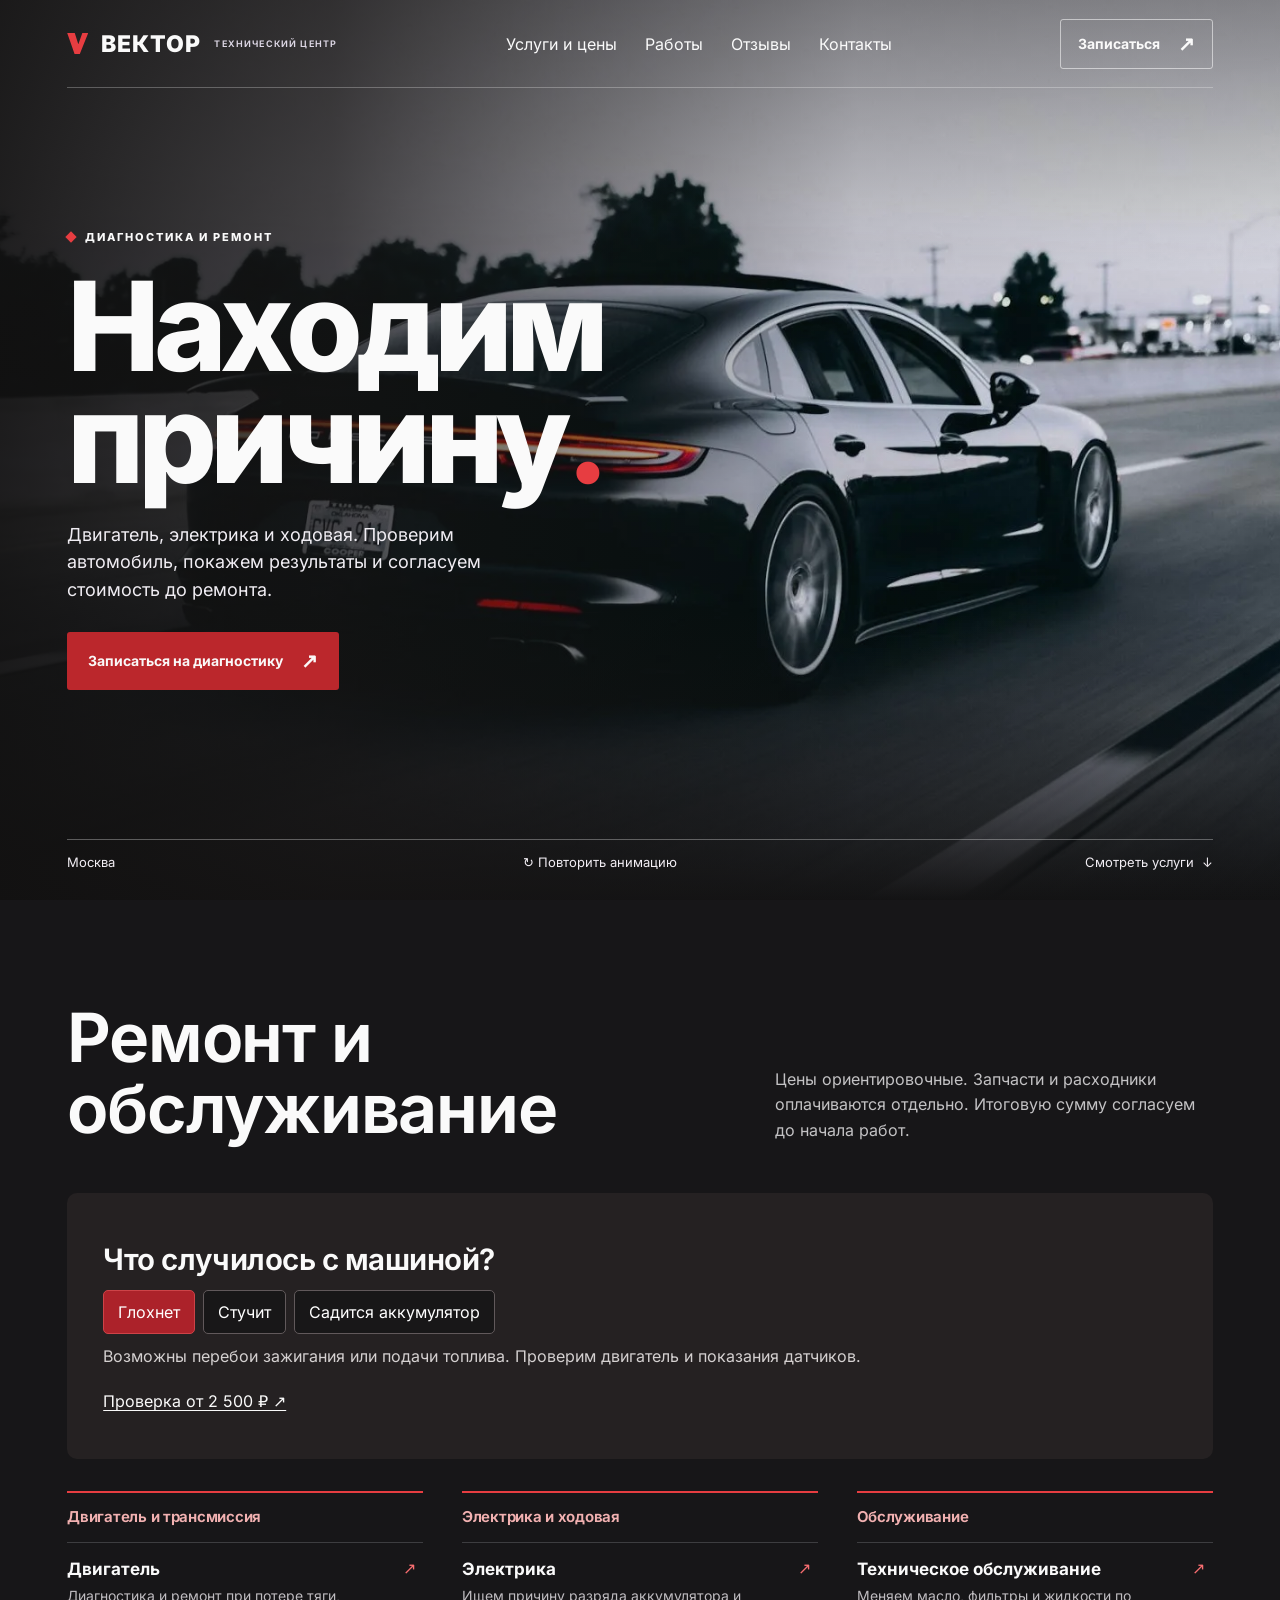
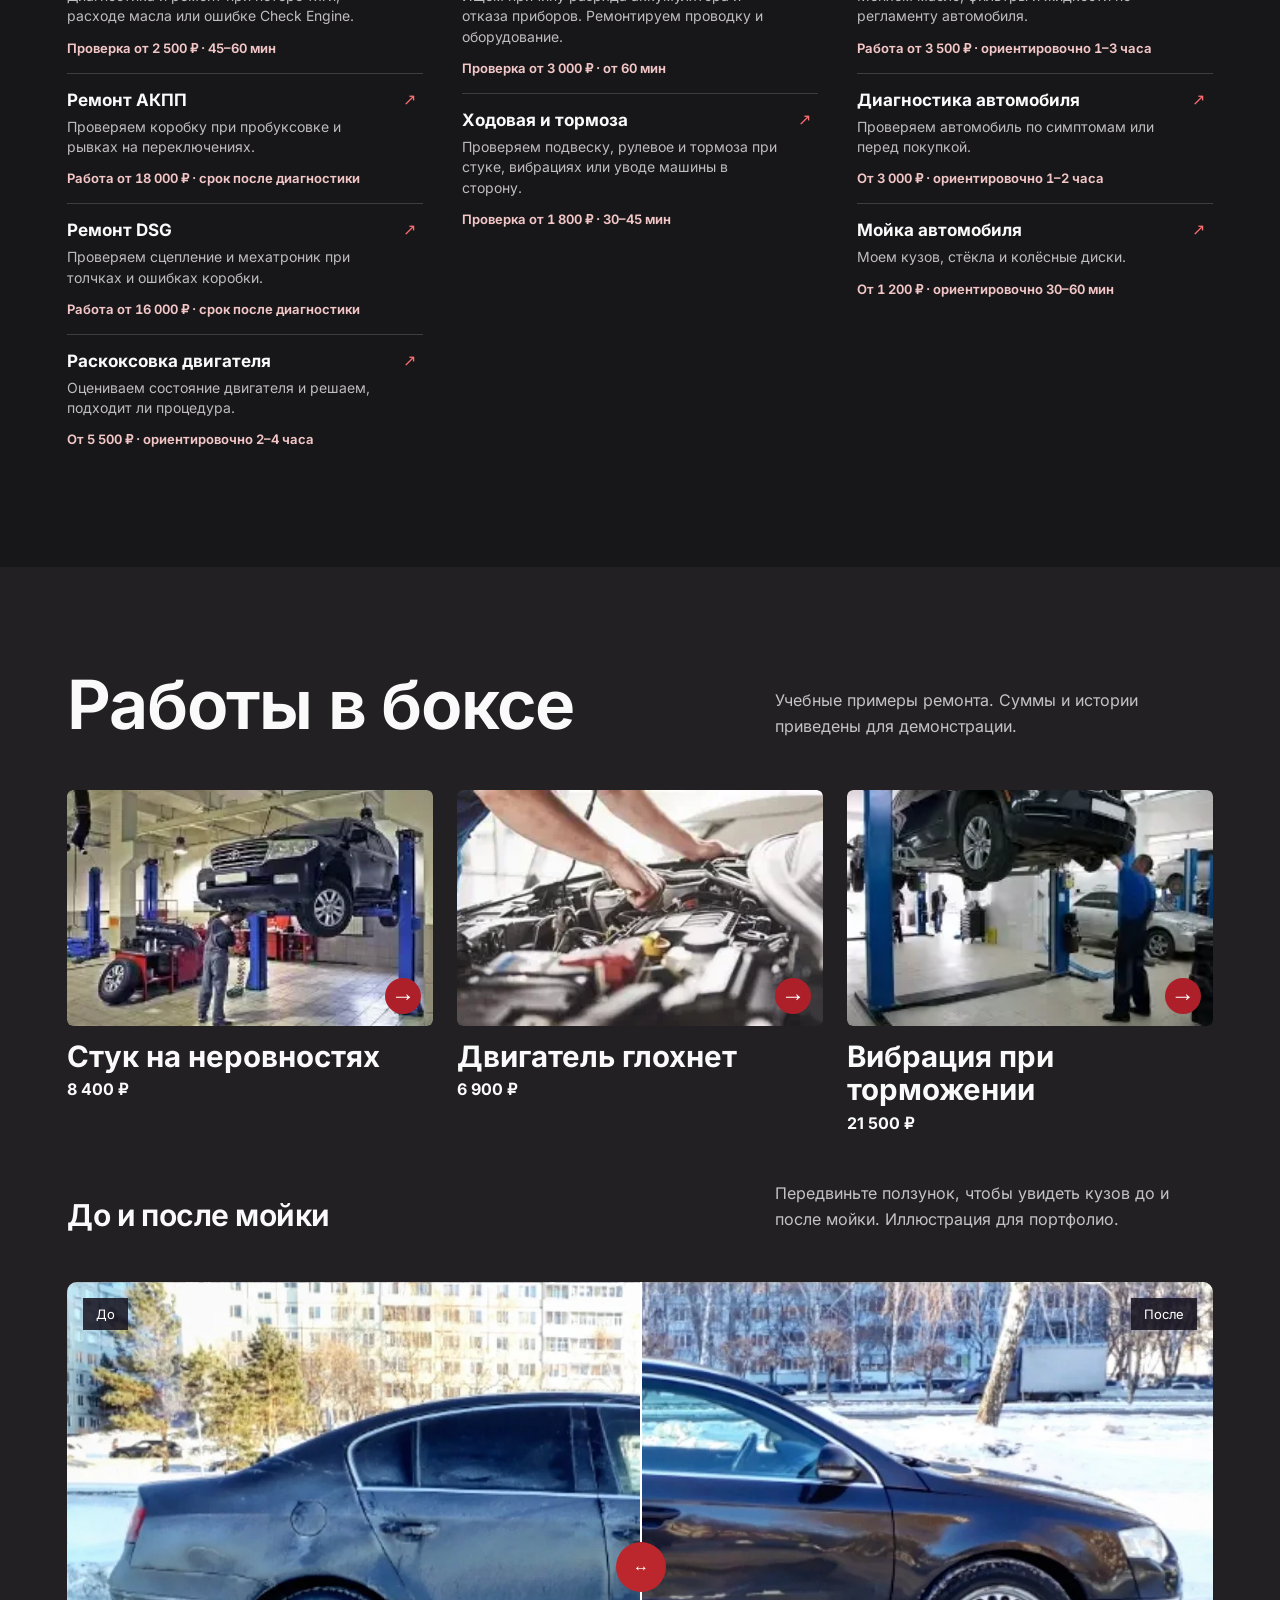
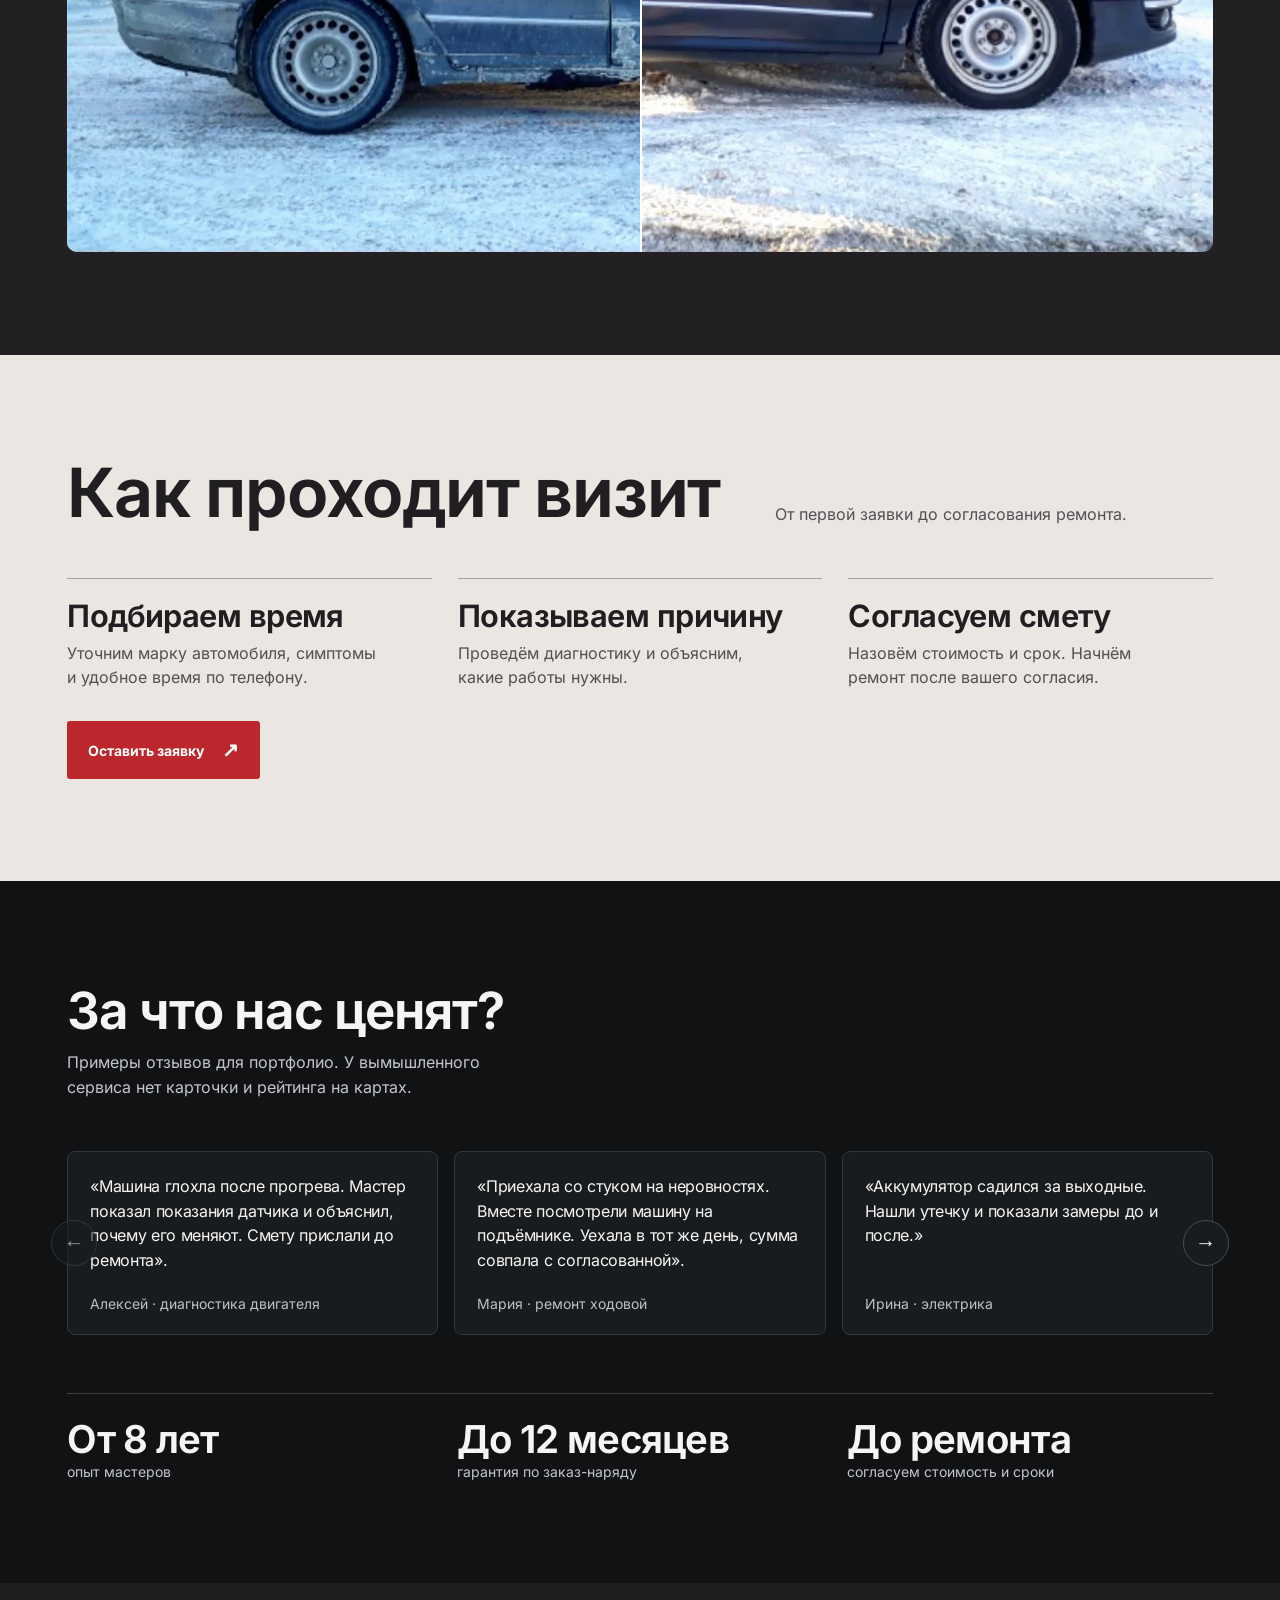
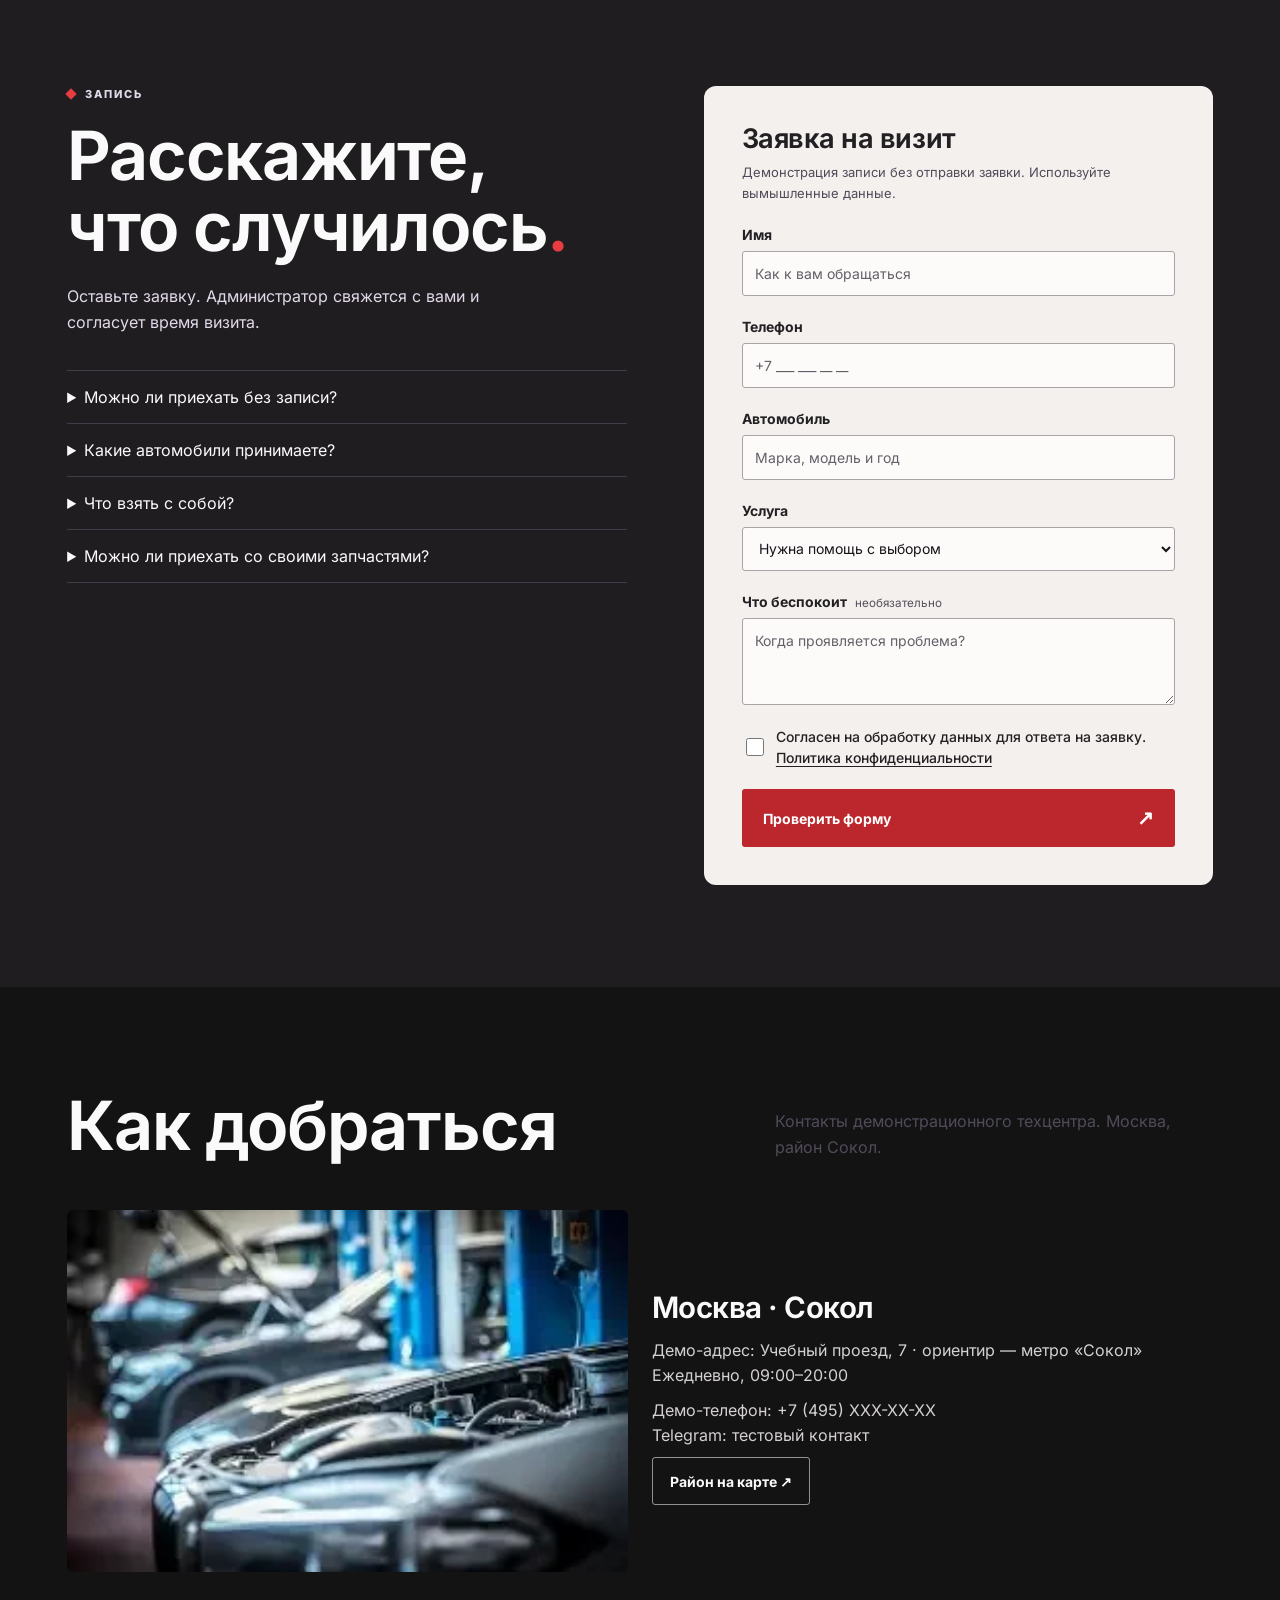
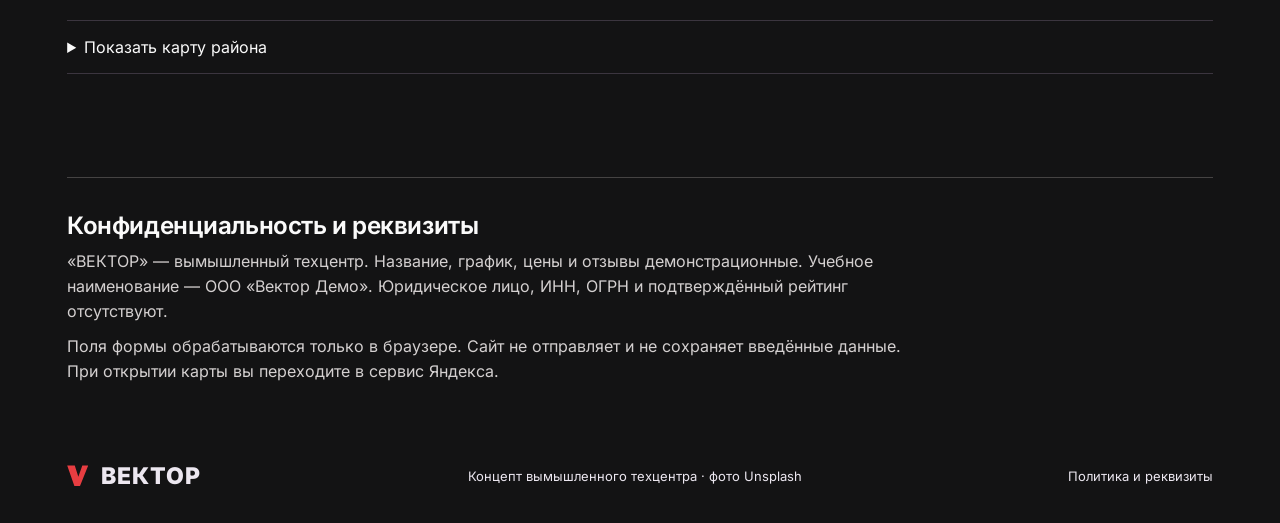
<file: index.html>
<!doctype html>
<html lang="ru" data-type="service" data-demo="true">
<head>
<meta charset="utf-8">
<meta name="viewport" content="width=device-width,initial-scale=1">
<meta name="page-type" content="service">
<meta name="site-kind" content="other">
<meta name="description" content="Техцентр ВЕКТОР. Диагностика двигателя, электрики и ходовой.">
<meta property="og:title" content="ВЕКТОР — технический центр">
<meta property="og:description" content="Диагностика и ремонт автомобиля.">
<meta property="og:image" content="https://rolfix1.github.io/123/preview.jpg">
<meta property="og:type" content="website">
<meta name="twitter:card" content="summary_large_image">
<link rel="icon" href="./favicon.svg" type="image/svg+xml">
<link rel="stylesheet" href="./style.css?v=work-arrows-2">
<title>ВЕКТОР — технический центр</title>
<script src="./site.js" defer></script>
</head>
<body>
<a class="skip" href="#main">К содержанию</a>
<header class="nav"><div class="wrap bar">
<a class="logo" href="#" aria-label="Вектор, начало страницы"><i aria-hidden="true"></i>ВЕКТОР<small>ТЕХНИЧЕСКИЙ ЦЕНТР</small></a>
<nav aria-label="Меню"><a href="#services">Услуги и цены</a><a href="#work">Работы</a><a href="#reviews">Отзывы</a><a href="#contacts">Контакты</a></nav>
<a class="outline" href="#booking">Записаться <span aria-hidden="true">↗</span></a>
</div></header>
<main id="main">
<section class="hero" data-enter>
<div class="hero-photo"></div>
<svg class="arrival" viewBox="0 0 1500 1000" preserveAspectRatio="xMidYMid slice" aria-hidden="true">
  <defs>
    <clipPath id="arrival-outline"><path d="M246 434 Q269 415 377 413 Q498 318 622 314 Q755 300 853 305 Q983 306 1034 343 Q1097 379 1140 421 Q1145 406 1168 414 Q1186 420 1195 438 L1188 446 Q1254 455 1269 490 Q1298 558 1276 622 Q1260 658 1204 657 L979 719 Q963 779 917 782 Q729 799 507 779 Q386 770 284 714 Q245 702 240 677 L234 629 L247 604 Q244 553 250 522 Q254 511 278 501 L273 486 L284 475 L285 465 L321 441 Q309 430 246 437Z"/></clipPath>
    <clipPath id="rear-rim"><circle r="87"/></clipPath>
    <clipPath id="front-rim"><circle r="56"/></clipPath>
    <image id="road-frame" href="./hero.webp" width="1500" height="1000"/>
  </defs>
  <g class="arrival-vehicle">
    <use href="#road-frame" clip-path="url(#arrival-outline)"/>
    <g transform="translate(932 653) rotate(6) scale(.42 1)" clip-path="url(#rear-rim)">
      <g class="turning-rim"><use href="#road-frame" transform="scale(2.380952 1) rotate(-6) translate(-932 -653)"/></g>
    </g>
    <g transform="translate(1254 566) rotate(6) scale(.32 1)" clip-path="url(#front-rim)">
      <g class="turning-rim"><use href="#road-frame" transform="scale(3.125 1) rotate(-6) translate(-1254 -566)"/></g>
    </g>
  </g>
</svg>
<div class="wrap hero-inner">
<div class="hero-content">
<p class="eyebrow"><b></b> ДИАГНОСТИКА И РЕМОНТ</p>
<h1>Находим<br>причину<span>.</span></h1>
<p class="hero-copy">Двигатель, электрика и ходовая. Проверим автомобиль, покажем результаты и согласуем стоимость до ремонта.</p>
<a class="button" href="#booking">Записаться на диагностику <span aria-hidden="true">↗</span></a>
</div>
<div class="hero-bottom"><span>Москва</span><button type="button" class="arrival-replay" hidden>↻ Повторить анимацию</button><a href="#services">Смотреть услуги <span aria-hidden="true">↓</span></a></div>
</div>
</section>
<section id="services" class="section light"><div class="wrap">
<div class="intro"><h2>Ремонт и обслуживание</h2><p>Цены ориентировочные. Запчасти и расходники оплачиваются отдельно. Итоговую сумму согласуем до начала работ.</p></div>
<div class="symptoms" id="symptoms"><h3>Что случилось с машиной?</h3>
<div class="symptom-buttons" aria-label="Выберите симптом"><button type="button" data-symptom="stall" aria-pressed="true">Глохнет</button><button type="button" data-symptom="knock" aria-pressed="false">Стучит</button><button type="button" data-symptom="battery" aria-pressed="false">Садится аккумулятор</button></div>
<div class="symptom-answer" aria-live="polite"><p id="likely">Возможны перебои зажигания или подачи топлива. Проверим двигатель и показания датчиков.</p><a id="symptom-book" href="#booking" data-service="Двигатель">Проверка от 2 500 ₽ ↗</a></div></div>
<div class="repair-grid">
  <section class="repair-group">
    <h3>Двигатель и трансмиссия</h3>
    <a class="repair-card" href="#booking" data-service="Двигатель">
      <span><strong>Двигатель</strong><small>Диагностика и ремонт при потере тяги, расходе масла или ошибке Check Engine.</small><span class="service-rate">Проверка от 2 500 ₽ · 45–60 мин</span></span><i aria-hidden="true">↗</i>
    </a>
    <a class="repair-card" href="#booking" data-service="Ремонт АКПП">
      <span><strong>Ремонт АКПП</strong><small>Проверяем коробку при пробуксовке и рывках на переключениях.</small><span class="service-rate">Работа от 18 000 ₽ · срок после диагностики</span></span><i aria-hidden="true">↗</i>
    </a>
    <a class="repair-card" href="#booking" data-service="Ремонт DSG">
      <span><strong>Ремонт DSG</strong><small>Проверяем сцепление и мехатроник при толчках и ошибках коробки.</small><span class="service-rate">Работа от 16 000 ₽ · срок после диагностики</span></span><i aria-hidden="true">↗</i>
    </a>
    <a class="repair-card" href="#booking" data-service="Раскоксовка двигателя">
      <span><strong>Раскоксовка двигателя</strong><small>Оцениваем состояние двигателя и решаем, подходит ли процедура.</small><span class="service-rate">От 5 500 ₽ · ориентировочно 2–4 часа</span></span><i aria-hidden="true">↗</i>
    </a>
  </section>
  <section class="repair-group">
    <h3>Электрика и ходовая</h3>
    <a class="repair-card" href="#booking" data-service="Электрика">
      <span><strong>Электрика</strong><small>Ищем причину разряда аккумулятора и отказа приборов. Ремонтируем проводку и оборудование.</small><span class="service-rate">Проверка от 3 000 ₽ · от 60 мин</span></span><i aria-hidden="true">↗</i>
    </a>
    <a class="repair-card" href="#booking" data-service="Ходовая и тормоза">
      <span><strong>Ходовая и тормоза</strong><small>Проверяем подвеску, рулевое и тормоза при стуке, вибрациях или уводе машины в сторону.</small><span class="service-rate">Проверка от 1 800 ₽ · 30–45 мин</span></span><i aria-hidden="true">↗</i>
    </a>
  </section>
  <section class="repair-group">
    <h3>Обслуживание</h3>
    <a class="repair-card" href="#booking" data-service="Техническое обслуживание">
      <span><strong>Техническое обслуживание</strong><small>Меняем масло, фильтры и жидкости по регламенту автомобиля.</small><span class="service-rate">Работа от 3 500 ₽ · ориентировочно 1–3 часа</span></span><i aria-hidden="true">↗</i>
    </a>
    <a class="repair-card" href="#booking" data-service="Диагностика автомобиля">
      <span><strong>Диагностика автомобиля</strong><small>Проверяем автомобиль по симптомам или перед покупкой.</small><span class="service-rate">От 3 000 ₽ · ориентировочно 1–2 часа</span></span><i aria-hidden="true">↗</i>
    </a>
    <a class="repair-card" href="#booking" data-service="Мойка автомобиля">
      <span><strong>Мойка автомобиля</strong><small>Моем кузов, стёкла и колёсные диски.</small><span class="service-rate">От 1 200 ₽ · ориентировочно 30–60 мин</span></span><i aria-hidden="true">↗</i>
    </a>
  </section>
</div>
</div></section>
<section id="work" class="section work"><div class="wrap">
<div class="intro"><h2>Работы в боксе</h2><p>Учебные примеры ремонта. Суммы и истории приведены для демонстрации.</p></div>
<div class="jobs">
<a class="job-case" href="./suspension.html"><span class="job-photo"><img src="./lift.webp" alt="Автомобиль на подъёмнике" width="320" height="205" loading="lazy"><span class="job-toggle" aria-hidden="true">→</span></span>
    <span class="job-title">Стук на неровностях</span> <strong>8 400 ₽</strong></a>
<a class="job-case" href="./engine.html"><span class="job-photo"><img src="./engine.webp" alt="Мастер работает под капотом" width="320" height="205" loading="lazy"><span class="job-toggle" aria-hidden="true">→</span></span>
    <span class="job-title">Двигатель глохнет</span> <strong>6 900 ₽</strong></a>
<a class="job-case" href="./brakes.html"><span class="job-photo"><img src="./wheels.webp" alt="Машина в ремонтном боксе" width="320" height="205" loading="lazy"><span class="job-toggle" aria-hidden="true">→</span></span>
    <span class="job-title">Вибрация при торможении</span> <strong>21 500 ₽</strong></a>
</div>
<div class="intro"><h3>До и после мойки</h3><p>Передвиньте ползунок, чтобы увидеть кузов до и после мойки. Иллюстрация для портфолио.</p></div>
<div class="compare" id="compare"><div class="after"></div><div class="before"></div><div class="compare-line" aria-hidden="true"><span>↔</span></div><span class="tag tag-before">До</span><span class="tag tag-after">После</span><input aria-label="Граница сравнения до и после" id="comparison" type="range" min="0" max="100" value="50"></div>
</div></section>
<section class="section visit"><div class="wrap">
<div class="intro"><h2>Как проходит визит</h2><p>От первой заявки до согласования ремонта.</p></div>
<ol class="visit-steps">
<li><h3>Подбираем время</h3><p>Уточним марку автомобиля, симптомы и удобное время по телефону.</p></li>
<li><h3>Показываем причину</h3><p>Проведём диагностику и объясним, какие работы нужны.</p></li>
<li><h3>Согласуем смету</h3><p>Назовём стоимость и срок. Начнём ремонт после вашего согласия.</p></li>
</ol>
<a class="button" href="#booking">Оставить заявку <span aria-hidden="true">↗</span></a>
</div></section>
<section id="reviews" class="section light"><div class="wrap">
<div class="intro"><h2>За что нас ценят?</h2><p>Примеры отзывов для портфолио. У вымышленного сервиса нет карточки и рейтинга на картах.</p></div>
<div class="review-gallery"><div class="reviews" tabindex="0" role="region" aria-label="Отзывы клиентов">
<figure><blockquote>«Машина глохла после прогрева. Мастер показал показания датчика и объяснил, почему его меняют. Смету прислали до ремонта».</blockquote><figcaption>Алексей · диагностика двигателя</figcaption></figure>
<figure><blockquote>«Приехала со стуком на неровностях. Вместе посмотрели машину на подъёмнике. Уехала в тот же день, сумма совпала с согласованной».</blockquote><figcaption>Мария · ремонт ходовой</figcaption></figure>
<figure><blockquote>«Аккумулятор садился за выходные. Нашли утечку и показали замеры до и после.»</blockquote><figcaption>Ирина · электрика</figcaption></figure>
<figure><blockquote>«Бил руль при торможении. Диски проверили при мне, стоимость ремонта назвали заранее.»</blockquote><figcaption>Денис · тормоза</figcaption></figure>
<figure><blockquote>«После поездки за город на дверях засохла глина. Забрала чистую машину через час.»</blockquote><figcaption>Анна · мойка</figcaption></figure>
<figure><blockquote>«На холодную плавали обороты. Оставил машину вечером, утром мастер уже поймал неисправность.»</blockquote><figcaption>Олег · двигатель</figcaption></figure>
<figure><blockquote>«Объяснили, почему появился стук и какие детали ещё послужат.»</blockquote><figcaption>Софья · ходовая</figcaption></figure>
<figure><blockquote>«Фара то гасла, то включалась. Оказалось, дело в разъёме. Обошлись без замены фары.»</blockquote><figcaption>Павел · электрика</figcaption></figure>
<figure><blockquote>«Перед покупкой проверили машину на подъёмнике. Список замечаний помог обсудить цену.»</blockquote><figcaption>Елена · диагностика</figcaption></figure>
<figure><blockquote>«После ремонта проехал тысячу километров. Ошибка больше не появлялась.»</blockquote><figcaption>Виктор · двигатель</figcaption></figure>
</div>
<div class="review-controls"><button type="button" aria-label="Предыдущий отзыв">←</button><button type="button" aria-label="Следующий отзыв">→</button></div></div>
<div class="facts"><div><strong>От 8 лет</strong><span>опыт мастеров</span></div><div><strong>До 12 месяцев</strong><span>гарантия по заказ-наряду</span></div><div><strong>До ремонта</strong><span>согласуем стоимость и сроки</span></div></div>
</div></section>
<section id="booking" class="section booking"><div class="wrap booking-grid">
<div><p class="eyebrow"><b></b> ЗАПИСЬ</p><h2>Расскажите,<br>что случилось<span>.</span></h2><p>Оставьте заявку. Администратор свяжется с вами и согласует время визита.</p>
<details><summary>Можно ли приехать без записи?</summary><p>Оставьте заявку заранее, чтобы администратор подобрал свободное время.</p></details>
<details><summary>Какие автомобили принимаете?</summary><p>Легковые автомобили и кроссоверы. Укажите марку, модель и год выпуска, чтобы мы подтвердили возможность диагностики.</p></details>
<details><summary>Что взять с собой?</summary><p>Если автомобиль уже проверяли, возьмите результаты диагностики и заказ-наряды.</p></details>
<details><summary>Можно ли приехать со своими запчастями?</summary><p>Уточните это в заявке. Администратор согласует установку и объяснит условия гарантии.</p></details>
</div>
<form id="request"  method="post">
<div class="form-heading"><h3>Заявка на визит</h3><p class="demo-note">Демонстрация записи без отправки заявки. Используйте вымышленные данные.</p></div>
<label>Имя<input name="name" autocomplete="name" required maxlength="80" placeholder="Как к вам обращаться"></label>
<label>Телефон<input name="phone" type="tel" autocomplete="tel" required maxlength="28" placeholder="+7 ___ ___ __ __"></label>
<label>Автомобиль<input name="car" required maxlength="100" placeholder="Марка, модель и год"></label>
<label>Услуга<select name="service" id="service"><option>Нужна помощь с выбором</option></select></label>
<p id="selected-rate" class="selected-rate" aria-live="polite" hidden></p>
<label>Что беспокоит <small>необязательно</small><textarea name="message" rows="3" maxlength="600" placeholder="Когда проявляется проблема?"></textarea></label>
<label class="consent"><input type="checkbox" name="consent" value="yes" required> <span>Согласен на обработку данных для ответа на заявку. <a href="#privacy">Политика конфиденциальности</a></span></label>
<button class="button" type="submit" disabled>Проверить форму <span aria-hidden="true">↗</span></button><p id="result" role="status"></p>
</form></div></section>
<section id="contacts" class="section contacts"><div class="wrap"><div class="intro"><h2>Как добраться</h2><p>Контакты демонстрационного техцентра. Москва, район Сокол.</p></div><div class="contact-grid"><img src="./garage.webp" width="272" height="182" loading="lazy" alt="Автомобили в сервисном боксе"><div><h3>Москва · Сокол</h3><p>Демо-адрес: Учебный проезд, 7 · ориентир — метро «Сокол»<br>Ежедневно, 09:00–20:00</p><p>Демо-телефон: +7 (495) XXX-XX-XX<br>Telegram: тестовый контакт</p><a class="outline" href="https://yandex.ru/maps/?text=метро%20Сокол%20Москва" target="_blank" rel="noopener">Район на карте ↗</a></div></div><details class="area-map"><summary>Показать карту района</summary><iframe loading="lazy" title="Карта района метро Сокол, Москва" src="https://yandex.ru/map-widget/v1/?ll=37.5152%2C55.8051&amp;z=15"></iframe></details></div></section>
<section id="privacy" class="legal wrap"><h2>Конфиденциальность и реквизиты</h2><p>«ВЕКТОР» — вымышленный техцентр. Название, график, цены и отзывы демонстрационные. Учебное наименование — ООО «Вектор Демо». Юридическое лицо, ИНН, ОГРН и подтверждённый рейтинг отсутствуют.</p><p id="data-policy">Поля формы обрабатываются только в браузере. Сайт не отправляет и не сохраняет введённые данные. При открытии карты вы переходите в сервис Яндекса.</p></section>
<nav class="contact-dock" aria-label="Быстрые действия"><a href="#symptoms">Подобрать проверку</a><a href="#booking">Пример записи ↗</a></nav></main>
<footer class="wrap footer"><a class="logo" href="#" aria-label="Вектор, начало страницы"><i aria-hidden="true"></i>ВЕКТОР</a><span>Концепт вымышленного техцентра · фото Unsplash</span><a href="#privacy">Политика и реквизиты</a></footer>
</body></html>
</file>
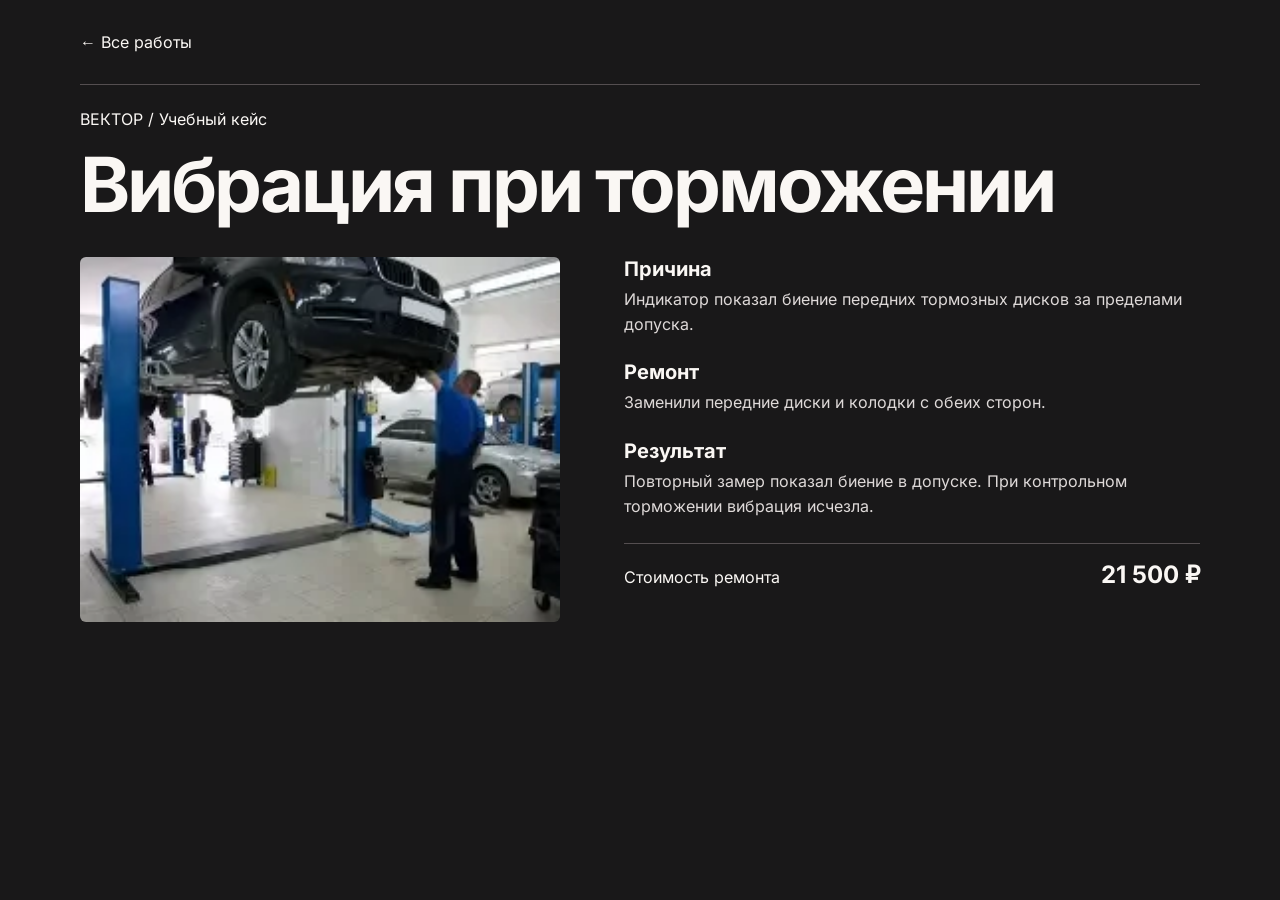
<file: brakes.html>
<!doctype html>
<html lang="ru"><head><meta charset="utf-8"><meta name="viewport" content="width=device-width,initial-scale=1">
<title>Вибрация при торможении · ВЕКТОР</title><link rel="stylesheet" href="./style.css"><link rel="icon" href="./favicon.svg"></head>
<body class="repair-story"><main class="wrap"><a href="./index.html#work">← Все работы</a>
<article><p>ВЕКТОР / Учебный кейс</p><h1>Вибрация при торможении</h1><div class="story-body"><img src="./wheels.webp" alt="Машина в ремонтном боксе" width="320" height="205" loading="lazy">
<div><dl><dt>Причина</dt><dd>Индикатор показал биение передних тормозных дисков за пределами допуска.</dd><dt>Ремонт</dt><dd>Заменили передние диски и колодки с обеих сторон.</dd><dt>Результат</dt><dd>Повторный замер показал биение в допуске. При контрольном торможении вибрация исчезла.</dd></dl><p class="story-cost">Стоимость ремонта <strong>21 500 ₽</strong></p></div></div></article></main></body></html>
</file>
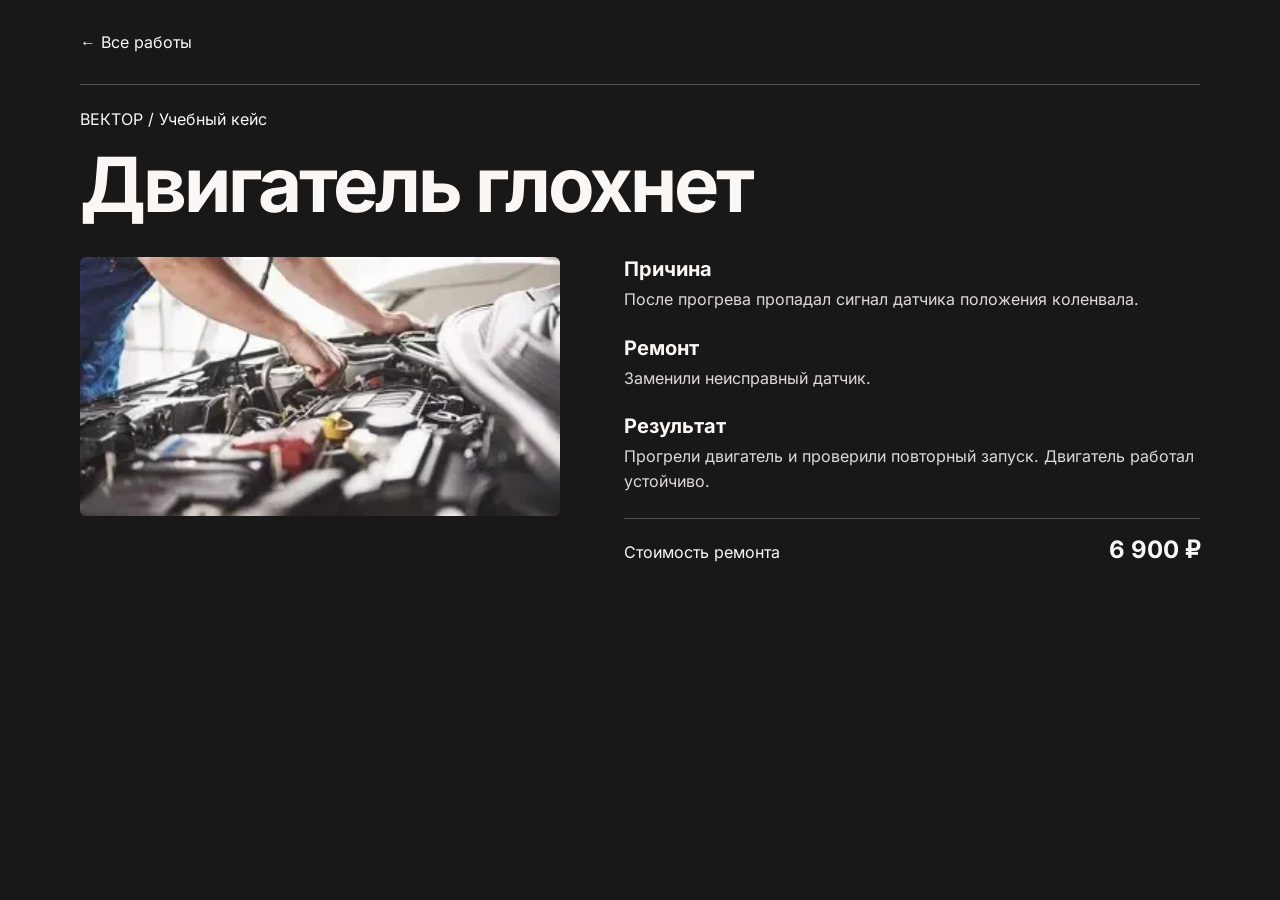
<file: engine.html>
<!doctype html>
<html lang="ru"><head><meta charset="utf-8"><meta name="viewport" content="width=device-width,initial-scale=1">
<title>Двигатель глохнет · ВЕКТОР</title><link rel="stylesheet" href="./style.css"><link rel="icon" href="./favicon.svg"></head>
<body class="repair-story"><main class="wrap"><a href="./index.html#work">← Все работы</a>
<article><p>ВЕКТОР / Учебный кейс</p><h1>Двигатель глохнет</h1><div class="story-body"><img src="./engine.webp" alt="Мастер работает под капотом" width="320" height="205" loading="lazy">
<div><dl><dt>Причина</dt><dd>После прогрева пропадал сигнал датчика положения коленвала.</dd><dt>Ремонт</dt><dd>Заменили неисправный датчик.</dd><dt>Результат</dt><dd>Прогрели двигатель и проверили повторный запуск. Двигатель работал устойчиво.</dd></dl><p class="story-cost">Стоимость ремонта <strong>6 900 ₽</strong></p></div></div></article></main></body></html>
</file>
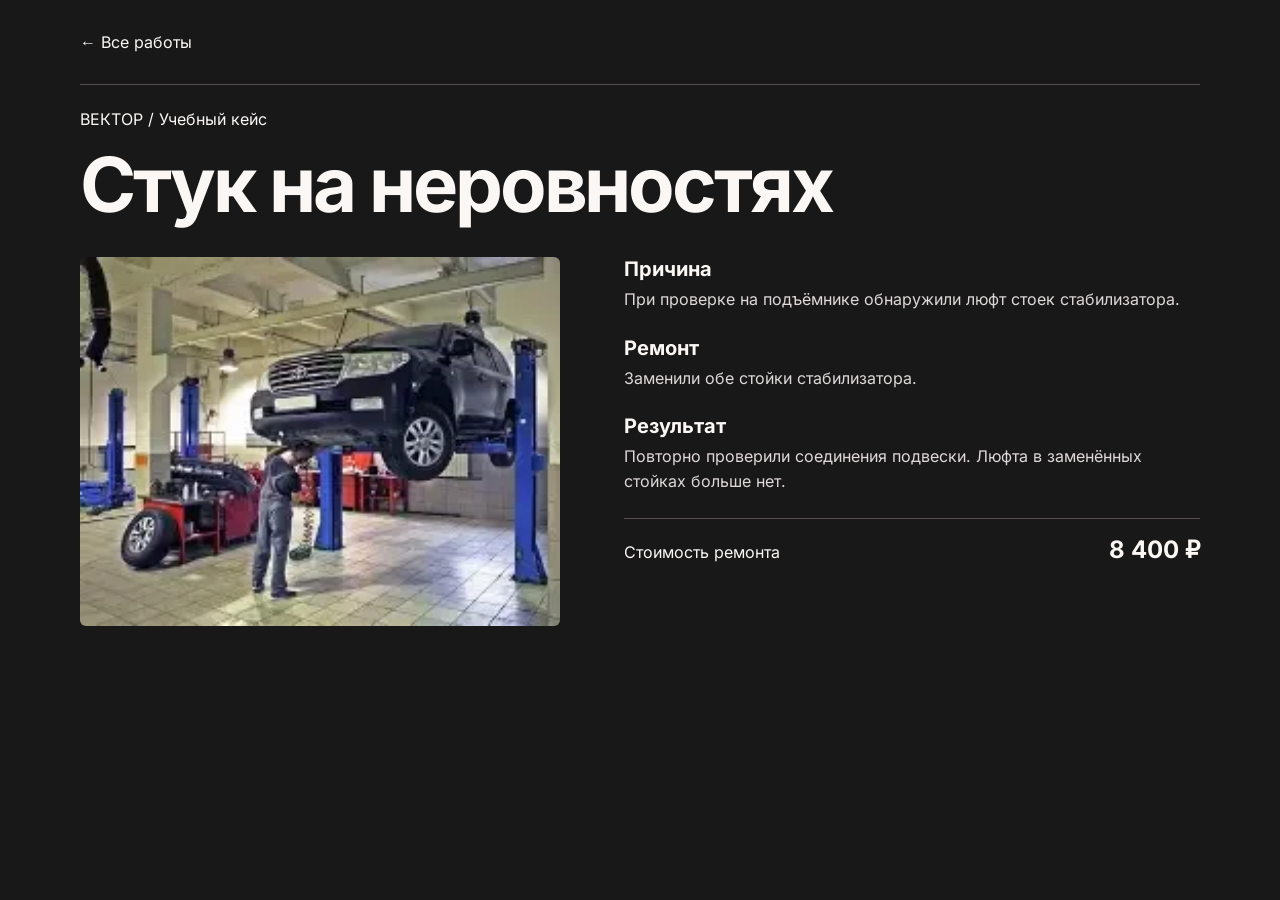
<file: suspension.html>
<!doctype html>
<html lang="ru"><head><meta charset="utf-8"><meta name="viewport" content="width=device-width,initial-scale=1">
<title>Стук на неровностях · ВЕКТОР</title><link rel="stylesheet" href="./style.css"><link rel="icon" href="./favicon.svg"></head>
<body class="repair-story"><main class="wrap"><a href="./index.html#work">← Все работы</a>
<article><p>ВЕКТОР / Учебный кейс</p><h1>Стук на неровностях</h1><div class="story-body"><img src="./lift.webp" alt="Автомобиль на подъёмнике" width="320" height="205" loading="lazy">
<div><dl><dt>Причина</dt><dd>При проверке на подъёмнике обнаружили люфт стоек стабилизатора.</dd><dt>Ремонт</dt><dd>Заменили обе стойки стабилизатора.</dd><dt>Результат</dt><dd>Повторно проверили соединения подвески. Люфта в заменённых стойках больше нет.</dd></dl><p class="story-cost">Стоимость ремонта <strong>8 400 ₽</strong></p></div></div></article></main></body></html>
</file>
<file: style.css>
:root {
  color-scheme: light;
  --ink: #151419;
  --paper: #f4f2ef;
  --accent: #e73d41;
  --accent-light: #fa696c;
  --line: #3d3d40;
  --edge: clamp(22px,5.25vw,86px);
  font-family: "Inter","Segoe UI",Arial,sans-serif;
}

* {
  box-sizing: border-box;
}

html {
  scroll-behavior: smooth;
}

body {
  margin: 0;
  background: #151419;
  color: #fff;
}

a {
  color: inherit;
  text-decoration: none;
}

button,input,select,textarea {
  font: inherit;
}

button {
  cursor: pointer;
}

button:disabled {
  cursor: wait;
  opacity: .7;
}

a,button,input,select,textarea,summary {
  outline-offset: 5px;
}

a:focus-visible,button:focus-visible,input:focus-visible,select:focus-visible,textarea:focus-visible,summary:focus-visible {
  outline: 2px solid #ff7175;
}

h1,h2,h3,p,figure,blockquote {
  margin: 0;
}

.wrap {
  width: calc(100% - 2 * var(--edge));
  max-width: 1500px;
  margin-inline: auto;
}

.skip {
  position: absolute;
  top: 12px;
  left: 12px;
  z-index: 10;
  background: white;
  color: #151419;
  padding: 12px;
  transform: translateY(-160%);
}

.skip:focus {
  transform: none;
}

.nav {
  position: absolute;
  z-index: 2;
  top: 0;
  left: 0;
  width: 100%;
  animation: arrive .85s .28s both;
}

.bar {
  display: flex;
  align-items: center;
  justify-content: space-between;
  gap: 24px;
  height: 88px;
  border-bottom: 1px solid #fff4;
}

.logo {
  min-height: 44px;
  display: inline-flex;
  align-items: center;
  gap: 13px;
  font-weight: 850;
  font-size: 23px;
  letter-spacing: .045em;
  white-space: nowrap;
}

.logo i {
  width: 21px;
  height: 21px;
  background: var(--accent);
  clip-path: polygon(0 0,36% 0,53% 54%,72% 0,100% 0,60% 100%,35% 100%);
}

.logo small {
  font-size: 9px;
  font-weight: 650;
  color: #ded8e6;
  letter-spacing: .13em;
}

.bar nav {
  display: flex;
  gap: 28px;
}

.bar nav a,.hero-bottom a,.footer a {
  min-height: 44px;
  display: inline-flex;
  align-items: center;
  transition: color .2s;
}

.bar nav a:hover,.hero-bottom a:hover,.footer a:hover {
  color: var(--accent);
}

.outline,.button {
  display: inline-flex;
  align-items: center;
  justify-content: space-between;
  gap: 18px;
  min-height: 48px;
  padding: 12px 17px;
  border: 1px solid #fff8;
  border-radius: 3px;
  font-size: 14px;
  font-weight: 700;
  transition: transform .2s,background .2s,color .2s;
}

.outline:hover {
  background: white;
  color: var(--ink);
  transform: translateY(-2px);
}

.button {
  background: var(--accent);
  border-color: transparent;
  color: #1c102e;
  min-height: 58px;
  padding-inline: 20px;
}

.button:hover {
  background: #dac8ff;
  transform: translateY(-2px);
}

.outline:active,.button:active {
  transform: translateY(1px);
}

.button span,.outline span {
  font-size: 20px;
}

.hero {
  position: relative;
  isolation: isolate;
  min-height: 100svh;
  overflow: hidden;
  background: #1c1923;
}

.hero-photo {
  position: absolute;
  inset: 0;
  z-index: -1;
  background-image: linear-gradient(90deg,#15131cee 0%,#17141bcc 24%,#16131b38 64%,#12101720 100%),linear-gradient(0deg,#151419 0%,#15141900 27%,#15141900 70%,#15141985 100%),url("./hero.webp");
  background-position: center,center,center 55%;
  background-size: cover;
  animation: open-photo 1.35s cubic-bezier(.22,1,.36,1) both;
}

.hero-panels {
  position: absolute;
  inset: 0;
  z-index: -1;
  display: grid;
  grid-template-columns: 1fr 1fr 1fr;
  pointer-events: none;
}

.hero-panels span {
  background: #191621;
  transform-origin: top;
  animation: lift-panel 1.16s cubic-bezier(.77,0,.18,1) both;
}

.hero-panels span:nth-child(2) {
  animation-delay: .11s;
  transform-origin: bottom;
}

.hero-panels span:nth-child(3) {
  animation-delay: .21s;
}

@keyframes lift-panel {
  from {
    transform: scaleY(1);
  }
  to {
    transform: scaleY(0);
  }
}

.hero-inner {
  min-height: 100svh;
  display: flex;
  flex-direction: column;
  align-items: flex-start;
  justify-content: center;
  padding-block: 120px 100px;
  position: relative;
}

.eyebrow {
  display: flex;
  align-items: center;
  gap: 10px;
  font-size: 11px;
  font-weight: 800;
  letter-spacing: .18em;
}

.eyebrow b {
  width: 8px;
  height: 8px;
  background: var(--accent);
  transform: rotate(45deg);
  flex-shrink: 0;
}

.light .eyebrow b,.work .eyebrow b {
  background: var(--accent-light);
}

.hero h1 {
  font-size: clamp(68px,9.7vw,179px);
  line-height: .9;
  letter-spacing: -.052em;
  font-weight: 800;
  margin-block: 27px 26px;
}

.hero h1 span,.booking h2 span {
  color: var(--accent);
}

.hero-copy {
  font-size: clamp(16px,1.4vw,21px);
  line-height: 1.55;
  color: #f0edf3;
  max-width: 420px;
  margin-bottom: 28px;
}

.hero-content>:nth-child(1) {
  animation: arrive .75s .12s both;
}

.hero-content>:nth-child(2) {
  animation: arrive .9s .23s both;
}

.hero-content>:nth-child(3) {
  animation: arrive .85s .38s both;
}

.hero-content>:nth-child(4) {
  animation: arrive .75s .5s both;
}

.hero-bottom {
  animation: arrive .8s .55s both;
  position: absolute;
  bottom: 16px;
  left: 0;
  right: 0;
  border-top: 1px solid #ffffff50;
  display: flex;
  justify-content: space-between;
  align-items: center;
  color: #f2eef4;
  font-size: 13px;
}

.hero-bottom a {
  gap: 8px;
}

@keyframes arrive {
  from {
    opacity: 0;
    transform: translateY(22px);
  }
  to {
    opacity: 1;
    transform: none;
  }
}

@keyframes open-photo {
  from {
    transform: scale(1.065);
  }
  to {
    transform: none;
  }
}

.section {
  padding-block: clamp(75px,8vw,130px);
  min-height: 100svh;
  display: grid;
  align-items: center;
}

.light {
  background: var(--paper);
  color: var(--ink);
}

.work {
  background: #eae3f2;
  color: var(--ink);
}

.intro {
  display: grid;
  grid-template-columns: 1.55fr 1fr;
  align-items: end;
  gap: 30px;
  margin: 17px 0 42px;
}

.intro p,.booking p,details p {
  line-height: 1.6;
  max-width: 460px;
  color: #514b59;
}

h2 {
  font-size: clamp(47px,6.5vw,106px);
  letter-spacing: -.085em;
  line-height: .96;
  font-weight: 800;
}

h3 {
  font-size: clamp(20px,2.35vw,38px);
  letter-spacing: -.055em;
  line-height: 1.05;
}

.services article {
  min-height: 124px;
  border-top: 1px solid var(--line);
  display: grid;
  grid-template-columns: 55px minmax(0,1fr) 160px 48px;
  gap: 28px;
  align-items: center;
  padding: 19px 0;
}

.services article:last-child {
  border-bottom: 1px solid var(--line);
}

.number {
  font-size: 12px;
  font-weight: 700;
  color: #635b68;
}

.services article p {
  font-size: 15px;
  line-height: 1.5;
  color: #514b59;
  margin-top: 8px;
  max-width: 570px;
}

.price {
  font-size: 20px;
  font-weight: 750;
  white-space: nowrap;
}

.price small {
  display: block;
  margin-top: 5px;
  font-size: 13px;
  color: #635b68;
  font-weight: 500;
}

.services a {
  height: 48px;
  display: grid;
  place-items: center;
  line-height: 1;
  border: 1px solid #8e8098;
  border-radius: 3px;
  font-size: 24px;
  transition: transform .2s,background .2s;
}

.services a:hover {
  background: var(--accent);
  transform: translateY(-2px);
}

.fine {
  font-size: 13px;
  margin-top: 21px;
  line-height: 1.5;
  color: #514b59;
}

.compare {
  --split: 50%;
  height: clamp(290px,46vw,530px);
  position: relative;
  isolation: isolate;
  overflow: hidden;
  background: #292430;
}

.before,.after {
  position: absolute;
  inset: 0;
  background: url("./work.webp") center 53%/cover;
}

.before {
  clip-path: inset(0 calc(100% - var(--split)) 0 0);
  filter: contrast(.72) saturate(.48) brightness(.78);
}

.compare-line {
  height: 100%;
  width: 2px;
  background: #fff;
  position: absolute;
  left: var(--split);
  pointer-events: none;
}

.compare-line span {
  position: absolute;
  left: 50%;
  top: 50%;
  transform: translate(-50%,-50%);
  display: grid;
  place-items: center;
  width: 50px;
  height: 50px;
  background: var(--accent);
  color: var(--ink);
  font-weight: 800;
  border-radius: 50%;
}

.tag {
  position: absolute;
  top: 16px;
  background: #181420dd;
  color: white;
  padding: 8px 13px;
  font-size: 13px;
  pointer-events: none;
}

.tag-before {
  left: 16px;
}

.tag-after {
  right: 16px;
}

.compare input {
  position: absolute;
  inset: 0;
  width: 100%;
  height: 100%;
  opacity: 0;
  margin: 0;
  cursor: ew-resize;
}

.compare:focus-within {
  outline: 3px solid var(--accent-light);
  outline-offset: 5px;
}

.reviews {
  display: grid;
  grid-template-columns: 1fr 1fr;
  border-block: 1px solid var(--line);
}

figure {
  padding: 32px 36px 32px 0;
}

figure+figure {
  border-left: 1px solid var(--line);
  padding: 32px 0 32px 36px;
}

.stars {
  color: var(--accent-light);
  letter-spacing: 3px;
  margin-bottom: 16px;
}

blockquote {
  font-size: clamp(17px,2vw,27px);
  line-height: 1.4;
  letter-spacing: -.02em;
}

figcaption {
  margin-top: 22px;
  color: #514b59;
  font-size: 14px;
}

.facts {
  display: grid;
  grid-template-columns: repeat(3,1fr);
  gap: 24px;
  margin-top: 42px;
}

.facts strong {
  display: block;
  font-size: clamp(21px,3vw,43px);
  letter-spacing: -.06em;
}

.facts span {
  font-size: 14px;
  color: #514b59;
}

.booking {
  background: #21182e;
}

.booking-grid {
  display: grid;
  grid-template-columns: 1.1fr 1fr;
  gap: clamp(36px,6vw,112px);
  align-items: start;
}

.booking h2 {
  margin: 17px 0 23px;
}

.booking p {
  color: #e0d9e9;
}

.booking details:first-of-type {
  margin-top: 34px;
}

details {
  border-top: 1px solid #8a789555;
}

details:last-of-type {
  border-bottom: 1px solid #8a789555;
}

summary {
  cursor: pointer;
  padding: 14px 0;
  line-height: 1.5;
}

details p {
  padding: 0 0 16px;
  font-size: 14px;
}

.booking form {
  padding: clamp(20px,3vw,38px);
  background: #f5f2ef;
  color: var(--ink);
  display: grid;
  gap: 15px;
  border-radius: 3px;
}

label {
  display: block;
  font-size: 14px;
  font-weight: 700;
}

label small {
  font-weight: 400;
  color: #554e5d;
  margin-left: 5px;
}

input:not([type=range],[type=checkbox]),select,textarea {
  display: block;
  width: 100%;
  padding: 11px 12px;
  border: 1px solid #bdb2c7;
  background: #fff;
  border-radius: 3px;
  color: var(--ink);
  margin-top: 6px;
  min-height: 44px;
}

textarea {
  resize: vertical;
}

.consent {
  display: flex;
  min-height: 44px;
  align-items: center;
  gap: 9px;
  font-weight: 500;
  line-height: 1.4;
}

.consent input {
  width: 18px;
  height: 18px;
  flex-shrink: 0;
  accent-color: var(--accent-light);
}

.booking #result {
  color: #412461;
  font-size: 14px;
}

.booking #result:empty {
  display: none;
}

.footer {
  display: flex;
  align-items: center;
  justify-content: space-between;
  gap: 18px;
  min-height: 95px;
  padding-block: 14px;
  color: #ece7f0;
  font-size: 13px;
}

.owner {
  min-height: 100svh;
  padding-block: 70px;
}

.owner h1 {
  font-size: clamp(42px,6vw,85px);
  letter-spacing: -.07em;
  margin: 28px 0;
}

.owner form {
  max-width: 430px;
}

.owner form .button {
  margin-top: 18px;
}

.owner-list {
  display: grid;
  gap: 15px;
  margin-top: 25px;
}

.owner-list article {
  border: 1px solid #fff4;
  padding: 18px;
  overflow-wrap: anywhere;
}

.owner-list h2 {
  font-size: 24px;
  letter-spacing: -.03em;
  margin: 10px 0;
}

.owner-list p {
  line-height: 1.6;
  white-space: pre-wrap;
}

.owner-time {
  color: var(--accent);
  font-size: 13px;
}

.owner-error {
  color: #ffa9bc;
  margin-top: 16px;
}

@media(max-width:900px) {
  .logo small {
    display: none;
  }
  .booking-grid {
    grid-template-columns: 1fr 1fr;
    gap: 30px;
  }
  .booking h2 {
    font-size: clamp(42px,6.2vw,70px);
  }
}

@media(max-width:660px) {
  .bar {
    height: 68px;
    gap: 12px;
  }
  .bar nav {
    display: none;
  }
  .logo {
    font-size: 19px;
    gap: 9px;
  }
  .logo i {
    width: 17px;
    height: 17px;
  }
  .outline {
    gap: 8px;
    min-height: 44px;
    padding: 8px 10px;
    font-size: 13px;
  }
  .hero-photo {
    background-position: center,center,57% center;
    background-image: linear-gradient(90deg,#15131ccc,#17141b66),linear-gradient(0deg,#151419 0%,#15141900 36%,#15141966 100%),url("./hero.webp");
  }
  .hero h1 {
    font-size: clamp(58px,14.7vw,96px);
  }
  .hero .button {
    width: 100%;
  }
  .section {
    min-height: auto;
    padding-block: 72px;
  }
  .intro,.booking-grid {
    grid-template-columns: 1fr;
    gap: 17px;
  }
  .intro {
    margin-bottom: 30px;
  }
  .services article {
    grid-template-columns: 1fr 44px;
    gap: 10px 12px;
  }
  .services article .number {
    display: none;
  }
  .services article .price {
    grid-row: 2;
    grid-column: 1;
    display: flex;
    align-items: center;
    gap: 11px;
    font-size: 17px;
  }
  .price small {
    margin: 0;
  }
  .services article a {
    grid-column: 2;
    grid-row: 1/3;
  }
  .reviews {
    grid-template-columns: 1fr;
  }
  figure,figure+figure {
    padding: 24px 0;
    border-left: 0;
  }
  figure+figure {
    border-top: 1px solid var(--line);
  }
  .facts {
    grid-template-columns: 1fr;
    gap: 16px;
    margin-top: 24px;
  }
  .facts strong {
    font-size: 28px;
  }
  .booking-grid {
    gap: 36px;
  }
  .footer {
    align-items: flex-start;
    flex-direction: column;
    gap: 6px;
  }
  .compare-line span {
    width: 45px;
    height: 45px;
  }
}

@media(prefers-reduced-motion:reduce) {
  *,*::before,*::after {
    animation: none!important;
    transition: none!important;
    scroll-behavior: auto!important;
  }
  .hero-panels {
    display: none;
  }
}

.booking .demo-note {
  border-left: 3px solid var(--accent);
  padding-left: 12px;
  color: #514b59;
  font-size: 13px;
}

.owner .outline {
  background: transparent;
  color: #fff;
}

.owner .outline:hover {
  background: #fff;
  color: var(--ink);
}

h2, .booking h2, h3, .facts strong {
  font-family: "Segoe UI", Arial, sans-serif;
  font-weight: 650;
  letter-spacing: -.018em;
  line-height: 1.12;
}
.booking form { min-width: 0; gap: 20px; border-radius: 12px; }
.booking label { line-height: 1.5; }
.booking input, .booking select, .booking textarea { font-weight: 400; }
.services article { position: relative; isolation: isolate; }
.services article::before {
  content: ""; position: absolute; inset: 0 -10px; z-index: -1;
  background: #e9e1f3; transform: scaleX(0); transform-origin: left;
  transition: transform .32s ease;
}
.services article:focus-within::before { transform: scaleX(1); }
@media (hover: hover) {
  .services article:hover::before { transform: scaleX(1); }
  .services article:hover a { background: var(--accent); transform: translate(2px,-2px); }
}
.before, .after { background: url("./hero.webp") center center / cover; filter: none; }
.before canvas { width: 100%; height: 100%; object-fit: cover; }
.reviews { display: block; }
.reviews figure { padding: 30px 0; border: 0; max-width: 820px; }
.review-controls { display: flex; gap: 16px; align-items: center; margin-top: 16px; }
.review-controls button { background: transparent; border: 1px solid #968ba1; border-radius: 50%; width: 46px; height: 46px; font-size: 21px; color: var(--ink); }
.review-controls button:hover { background: var(--accent); }
.review-controls output { font-variant-numeric: tabular-nums; }
@media (max-width: 850px) {
  .intro, .booking-grid { grid-template-columns: minmax(0,1fr); gap: 22px; }
  .section { min-height: auto; }
  .booking-grid { gap: 32px; }
  .booking h2 { font-size: clamp(34px,6vw,52px); }
}
.compare {
  height: auto;
  aspect-ratio: 1564 / 778;
}
.compare .before, .compare .after {
  background-image: url("./work.webp");
  background-size: 100% 201.03%;
  background-position: center top;
}
.compare .after { background-position: center bottom; }
#reviews { background: #101214; color: #f6f5f3; }
#reviews .intro { display: block; }
#reviews h2 {
  font-family: "Arial Narrow", "Segoe UI", sans-serif;
  font-size: clamp(32px, 4vw, 64px);
  text-transform: uppercase;
  font-weight: 800;
}
#reviews .intro p { margin-top: 12px; color: #c3c5c8; }
.review-gallery { position: relative; }
.reviews {
  display: grid;
  grid-auto-flow: column;
  grid-template-columns: none;
  grid-auto-columns: calc((100% - 32px) / 3);
  gap: 16px;
  overflow-x: auto;
  scroll-snap-type: x mandatory;
  scrollbar-color: #55575a #1e2022;
  border: 0;
  padding-bottom: 16px;
}
.reviews figure {
  display: flex;
  flex-direction: column;
  align-items: flex-start;
  scroll-snap-align: start;
  background: #191c1f;
  border: 1px solid #34373a;
  border-radius: 8px;
  padding: 22px;
}
.reviews .stars { font-size: 12px; color: #c6aff8; border: 1px solid #424448; padding: 5px 10px; border-radius: 20px; }
.reviews blockquote { font-size: 16px; line-height: 1.55; margin-bottom: 22px; }
.reviews figcaption { color: #bdc0c5; margin-top: auto; }
.review-controls { position: absolute; inset: 0 -16px 16px; margin: 0; justify-content: space-between; pointer-events: none; }
.review-controls button { pointer-events: auto; color: white; background: #191c1f; border-color: #494b50; }
.review-controls button:hover { color: #18131c; }
.review-controls button:disabled { opacity: .55; cursor: default; }
#reviews .facts span { color: #c3c5c8; }
@media (max-width: 950px) { .reviews { grid-auto-columns: calc((100% - 16px) / 2); } }
@media (max-width: 600px) { .reviews { grid-auto-columns: 92%; } }
@media (prefers-reduced-motion: no-preference) {
  .booking details { interpolate-size: allow-keywords; }
  .booking details::details-content {
    block-size: 0;
    overflow: hidden;
    opacity: 0;
    transition: block-size .3s ease, opacity .3s ease, content-visibility .3s allow-discrete;
  }
  .booking details[open]::details-content { block-size: auto; opacity: 1; }
  .booking details[open] p { animation: faq-answer .3s ease both; }
  @keyframes faq-answer { from { transform: translateY(-5px); opacity: 0; } to { transform: none; opacity: 1; } }
}
body, .light, .work, .booking { background: #131314; color: #fafafa; }
.light .intro p, .work .intro p, .services article p, .price small, .fine, .number { color: #c3c2c4; }
.booking form { background: #efeded; }
.button, .compare-line span { color: white; background: #bb272c; }
.button:hover { background: #a61e23; }
.services article::before { background: #3a2022; }
.reviews .stars { color: #ff8b8e; }
.hero-content .button { background: #bb272c; color: #faf8f8; }
.hero-content .button:hover { background: #a61e23; }
.hero-photo {
  background-image: linear-gradient(90deg,#121111ed 0%,#161414c4 26%,#16141424 67%,#11111112 100%),
    linear-gradient(0deg,#131314 0%,transparent 32%,transparent 70%,#15141473 100%), url("./hero.webp");
}
.hero-content { max-width: 100%; }

.arrival {
  position: absolute;
  inset: 0;
  width: 100%;
  height: 100%;
  pointer-events: none;
  z-index: -1;
  opacity: 0;
  background: radial-gradient(ellipse at 66% 69%, #3b3232 0%, #161619 41%, #101012 78%);
}
.hero-photo { background-position: center; animation: none; }
.hero.arriving .arrival { animation: unmask-road 2.65s both; }
.hero.arriving .arrival-vehicle { animation: pull-in 1.85s cubic-bezier(.18,.73,.18,1) both; }
.hero.arriving .turning-rim { animation: roll-to-stop 1.85s cubic-bezier(.18,.73,.18,1) both; }
@keyframes roll-to-stop {
  from { transform: rotate(-720deg); }
  to { transform: rotate(0deg); }
}
.hero.arriving::after {
  content: "";
  position: absolute;
  inset: 0;
  z-index: -1;
  pointer-events: none;
  background: linear-gradient(90deg,#111114db,transparent 74%);
  animation: unmask-road 2.65s both;
}
@keyframes pull-in {
  from { transform: translate(-1300px, 75px) scale(.94); filter: blur(4px); }
  78% { filter: blur(.3px); }
  to { transform: translate(0, 0) scale(1); filter: none; }
}
@keyframes unmask-road {
  0%, 63% { opacity: 1; }
  100% { opacity: 0; }
}
.arrival-replay {
  display: inline-flex;
  align-items: center;
  background: transparent;
  border: none;
  color: inherit;
  min-height: 44px;
  font-size: 13px;
  padding: 0 8px;
}
.arrival-replay[hidden] { display: none; }
.arrival-replay:hover { color: #ff888b; }
@media (prefers-reduced-motion: reduce) {
  .arrival, .arrival-replay, .hero.arriving::after { display: none; }
}
/* A compact services table leads into the broader workshop catalogue. */
:root {
  --muted: #bfbcc0;
}
main .section {
  grid-template-columns: minmax(0, 1fr);
  min-height: auto;
  padding-block: clamp(64px, 8vw, 128px);
}
main .section h2 {
  font-size: clamp(38px, 5.3vw, 78px);
  line-height: 1.04;
}
main .section .intro {
  margin: 0 0 clamp(25px, 4vw, 50px);
  align-items: end;
}
#services { background: #171618; }
#services .services article {
  grid-template-columns: minmax(0, 1fr) 148px 48px;
  padding-inline: 14px;
}
#services .services h3 { font-size: clamp(23px, 3vw, 36px); }
#services .fine { color: var(--muted); }
.catalog-title {
  display: flex;
  align-items: baseline;
  justify-content: space-between;
  flex-wrap: wrap;
  gap: 12px 24px;
  margin-top: clamp(44px, 7vw, 90px);
}
.catalog-title p { color: var(--muted); }
.work { background: #222023; }
.compare { border-radius: 10px; }
.visit { background: #eae6e1; color: #201e21; }
.visit .intro p { color: #535056; }
.visit-steps {
  list-style: none;
  padding: 0;
  margin: 0 0 32px;
  display: grid;
  grid-template-columns: repeat(3, minmax(0, 1fr));
  gap: 26px;
}
.visit-steps li { border-top: 1px solid #a8a1a4; padding-top: 20px; }
.visit-steps h3 { font-size: clamp(22px, 2.4vw, 33px); margin-bottom: 8px; }
.visit-steps p { color: #535056; line-height: 1.5; max-width: 32ch; }
#reviews .facts { border-top: 1px solid var(--line); padding-top: 24px; }
.booking { background: #201d20; }
.booking form { background: #f4f0ed; color: #222023; }
.booking .form-heading h3 { font-size: 27px; }
.booking .demo-note { border: 0; padding: 0; margin-top: 8px; }
.booking label { min-width: 0; }
.booking input:not([type=checkbox]), .booking textarea, .booking select {
  background: #fdfbf9;
  border-color: #a9a2a7;
}
.booking input::placeholder, .booking textarea::placeholder { color: #646069; }
.booking button[type=submit] { justify-content: space-between; }
.repair-grid {
  display: grid;
  grid-template-columns: repeat(3, minmax(0, 1fr));
  gap: clamp(20px, 3vw, 48px);
  margin-top: 24px;
}
.repair-group { border-top: 2px solid var(--accent); }
.repair-group h3 {
  margin: 0;
  padding: 16px 0;
  color: #f2b1b1;
  font-size: 15px;
  font-weight: 650;
}
.repair-card {
  display: grid;
  grid-template-columns: minmax(0, 1fr) 28px;
  align-items: start;
  gap: 12px;
  min-height: 96px;
  padding: 15px 0;
  border-top: 1px solid var(--line);
  transition: color .2s, background-color .2s;
}
.repair-card strong, .repair-card small { display: block; }
.service-rate {
  display: inline-block;
  margin-top: 12px;
  font-size: 13px;
  line-height: 1.45;
  font-weight: 650;
  color: #f2c6c6;
  font-variant-numeric: tabular-nums;
}
.repair-card strong { font-size: 17px; line-height: 1.3; }
.repair-card small { margin-top: 6px; color: var(--muted); font-size: 14px; line-height: 1.45; }
.repair-card i { color: #f86e71; font-style: normal; justify-self: center; transition: transform .2s; }
.repair-card:hover, .repair-card:focus-visible { color: #ff9294; background: #21191a; }
.repair-card:hover i, .repair-card:focus-visible i { transform: translate(2px, -2px); }
@media (max-width: 780px) {
  .repair-grid { grid-template-columns: 1fr; gap: 30px; }
  .repair-card { min-height: 0; }
}
@media (max-width: 660px) {
  .hero-photo {
    background-image: linear-gradient(90deg,#141313ca,#1413135c),
      linear-gradient(0deg,#131314 0%,transparent 38%,#14131366 100%), url("./hero.webp");
  }
}
@media (max-width: 660px) {
  #services .services article {
    grid-template-columns: minmax(0, 1fr) 44px;
    padding-inline: 0;
  }
  .visit-steps { grid-template-columns: 1fr; gap: 18px; }
  .visit-steps p { max-width: none; }
}
@font-face { font-family: VectorInter; src: url("./inter-lat.woff2") format("woff2"); font-weight:100 900; font-display:swap; }
@font-face { font-family: VectorInter; src: url("./inter-cyr.woff2") format("woff2"); font-weight:100 900; font-display:swap; unicode-range:U+0400-045F,U+0490-0491,U+04B0-04B1,U+2116; }
body, h1, h2, h3, #reviews h2, .booking h2, .facts strong { font-family: VectorInter,Arial,sans-serif; }
#reviews h2 { text-transform:none; font-weight:650; }
.jobs,.contact-grid {display:grid;gap:24px;grid-template-columns:repeat(3,minmax(0,1fr));margin-bottom:48px}
.jobs img,.contact-grid img {width:100%;height:auto;aspect-ratio:1.55;object-fit:cover;border-radius:6px}
.jobs h3,.contact-grid h3,.symptoms h3 {font-size:clamp(21px,2.3vw,32px);margin:14px 0}
.jobs p,.legal p,.contact-grid p,.symptoms p {line-height:1.55;margin:10px 0;color:#d4d0d0}
.contact-grid {grid-template-columns:minmax(0,1fr) minmax(0,1fr);align-items:center}
.symptoms {padding:clamp(18px,3vw,36px);background:#252122;border-radius:10px;margin-bottom:32px}
.symptom-buttons {display:flex;flex-wrap:wrap;gap:8px}
.symptom-buttons button {background:#181718;border:1px solid #61595b;color:white;border-radius:5px;padding:10px 14px;min-height:44px}
.symptom-buttons button[aria-pressed=true] {background:#ac222a;border-color:#cd4348}
.symptom-answer a,.consent a {text-decoration:underline;text-underline-offset:3px}
.symptom-answer a {display:inline-flex;align-items:center;min-height:44px}
.legal {padding-block:35px;border-top:1px solid #454343}.legal h2 {font-size:24px}.legal p {max-width:85ch}.contact-dock {display:none}
@media(max-width:700px){.jobs,.contact-grid{grid-template-columns:1fr}.contact-dock{position:fixed;z-index:5;bottom:0;inset-inline:0;background:#171618;display:flex;padding:6px 12px calc(6px + env(safe-area-inset-bottom));border-top:1px solid #55494b}.contact-dock a{flex:1;text-align:center;padding:12px}.contact-dock a:last-child{background:#ac222a;border-radius:4px}.footer{padding-bottom:80px}}
.contact-dock button, #demo-contact button {background:#242124;color:white;border:1px solid #62575b;border-radius:4px;min-height:44px;padding:8px 12px}
.contact-dock button {flex:1}.contact-dock button:last-child {background:#ab232a}
#demo-contact {max-width:min(90vw,400px);padding:26px;background:#211e20;color:white;border:1px solid #635558;border-radius:10px}
#demo-contact::backdrop {background:#000a}#demo-contact p {line-height:1.5;margin:14px 0}#demo-contact form {display:inline-block;margin-right:15px}
.area-map iframe {width:100%;height:300px;border:0;border-radius:8px}
#reviews h2 {line-height:1.05;letter-spacing:-.025em}
@media (max-width: 820px) { .bar nav { display: none; } }
.selected-rate { padding: 12px; border-radius: 4px; background: #eadfdf; color: #541b20 !important; font-size: 14px; font-weight: 650; }
.jobs { align-items:start }
.jobs .job-case { padding:0; border:0 }
.job-photo { display:block; position:relative; overflow:hidden; border-radius:6px }
.job-photo img { display:block; transition:transform .35s ease }
.job-toggle { position:absolute; bottom:12px; right:12px; display:grid; place-items:center; width:36px; height:36px; border-radius:50%; background:#ae2029; color:white }
.job-toggle { font:24px/1 Arial,sans-serif }
.job-title { display:block; margin:14px 0 6px; font-size:clamp(21px,2.3vw,32px); line-height:1.15; font-weight:700 }
.jobs .job-case {display:block;text-decoration:none;color:inherit}
@media(hover:hover) and (prefers-reduced-motion:no-preference){.job-case:hover img{transform:scale(1.035)}}
.repair-story {background:#191819;color:#faf7f4}
.repair-story main {max-width:1120px;padding-block:32px 64px}
.repair-story article {margin-top:32px;border-top:1px solid #544e50;padding-top:24px}
.repair-story h1 {font-size:clamp(36px,6vw,76px);line-height:1.05;letter-spacing:-.04em;margin:16px 0 32px}
.story-body {display:grid;grid-template-columns:1fr 1.2fr;gap:clamp(24px,5vw,64px)}
.story-body img {width:100%;height:auto;border-radius:6px}
.story-body dl {margin:0}
.story-body dt {font-size:20px;font-weight:700}
.story-body dd {margin:6px 0 24px;line-height:1.55;color:#ded9d8}
.story-cost {display:flex;gap:16px;align-items:baseline;justify-content:space-between;border-top:1px solid #544e50;padding-top:16px}
.story-cost strong {font-size:24px;white-space:nowrap}
@media(max-width:700px){.story-body{grid-template-columns:1fr}}
</file>
